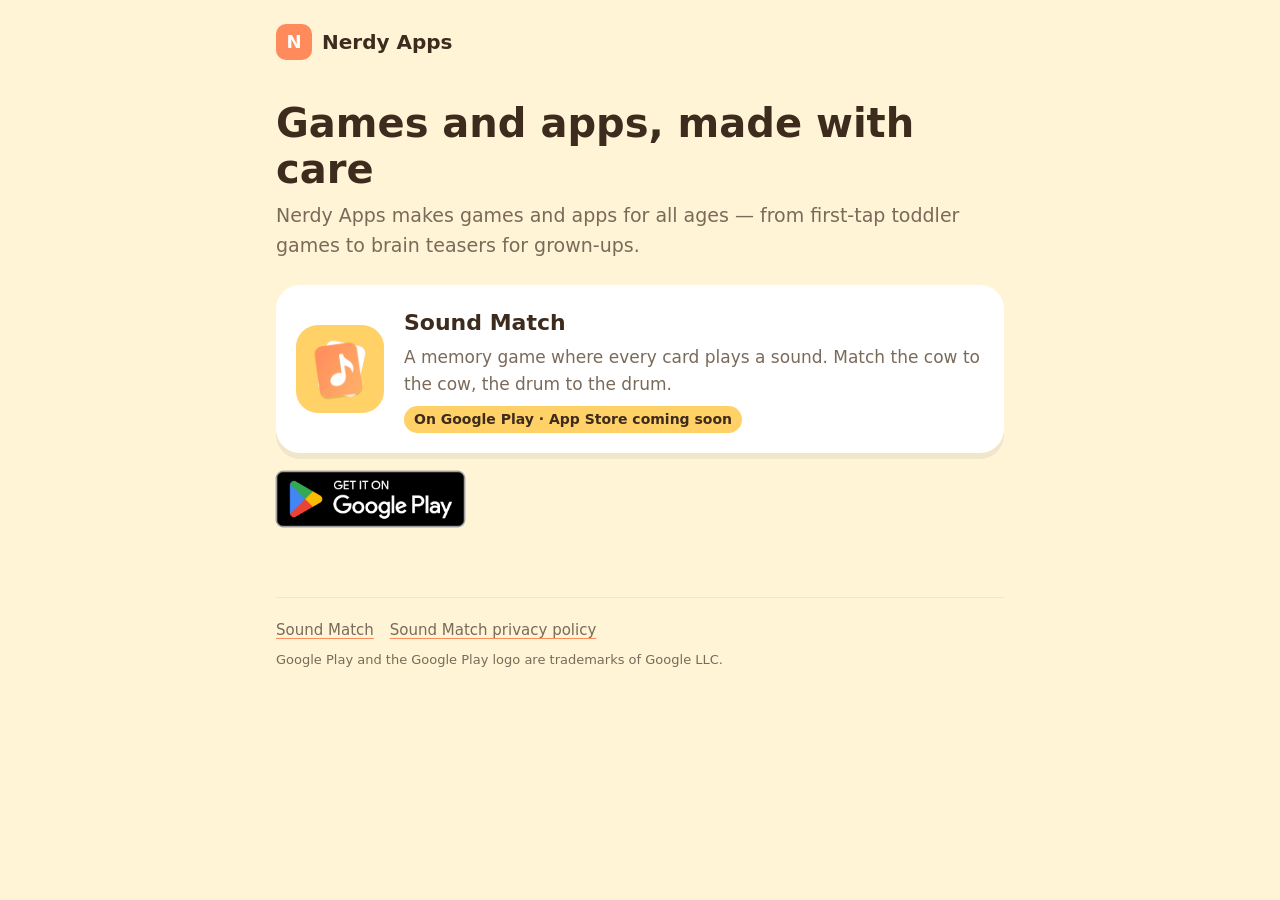
<file: index.html>
<!doctype html>
<html lang="en">
  <head>
    <meta charset="utf-8" />
    <meta name="viewport" content="width=device-width, initial-scale=1" />
    <title>Nerdy Apps</title>
    <meta name="description" content="Nerdy Apps makes games and apps for all ages, from toddler games to brain teasers for grown-ups." />
    <link rel="icon" href="/favicon.ico" />
    <link rel="stylesheet" href="/style.css" />
  </head>
  <body>
    <div class="wrap">
      <header class="site">
        <a href="/"><span class="logo" aria-hidden="true">N</span>Nerdy Apps</a>
      </header>

      <main>
        <h1>Games and apps, made with care</h1>
        <p class="lead">
          Nerdy Apps makes games and apps for all ages — from first-tap toddler games to brain teasers for
          grown-ups.
        </p>

        <a class="app" href="/soundmatch/">
          <img src="/soundmatch/icon.png" alt="" width="88" height="88" />
          <div>
            <h2>Sound Match</h2>
            <p>A memory game where every card plays a sound. Match the cow to the cow, the drum to the drum.</p>
            <span class="badge">On Google Play · App Store coming soon</span>
          </div>
        </a>

        <p class="stores">
          <a class="store" href="https://play.google.com/store/apps/details?id=com.nerdyapps.soundmatch">
            <img src="/images/google-play-badge.png" alt="Get Sound Match on Google Play" width="217" height="84" />
          </a>
        </p>
      </main>

      <footer class="site">
        <nav>
          <a href="/soundmatch/">Sound Match</a>
          <a href="/soundmatch/privacy/">Sound Match privacy policy</a>
        </nav>
        <p class="legal">Google Play and the Google Play logo are trademarks of Google LLC.</p>
      </footer>
    </div>
  </body>
</html>
</file>
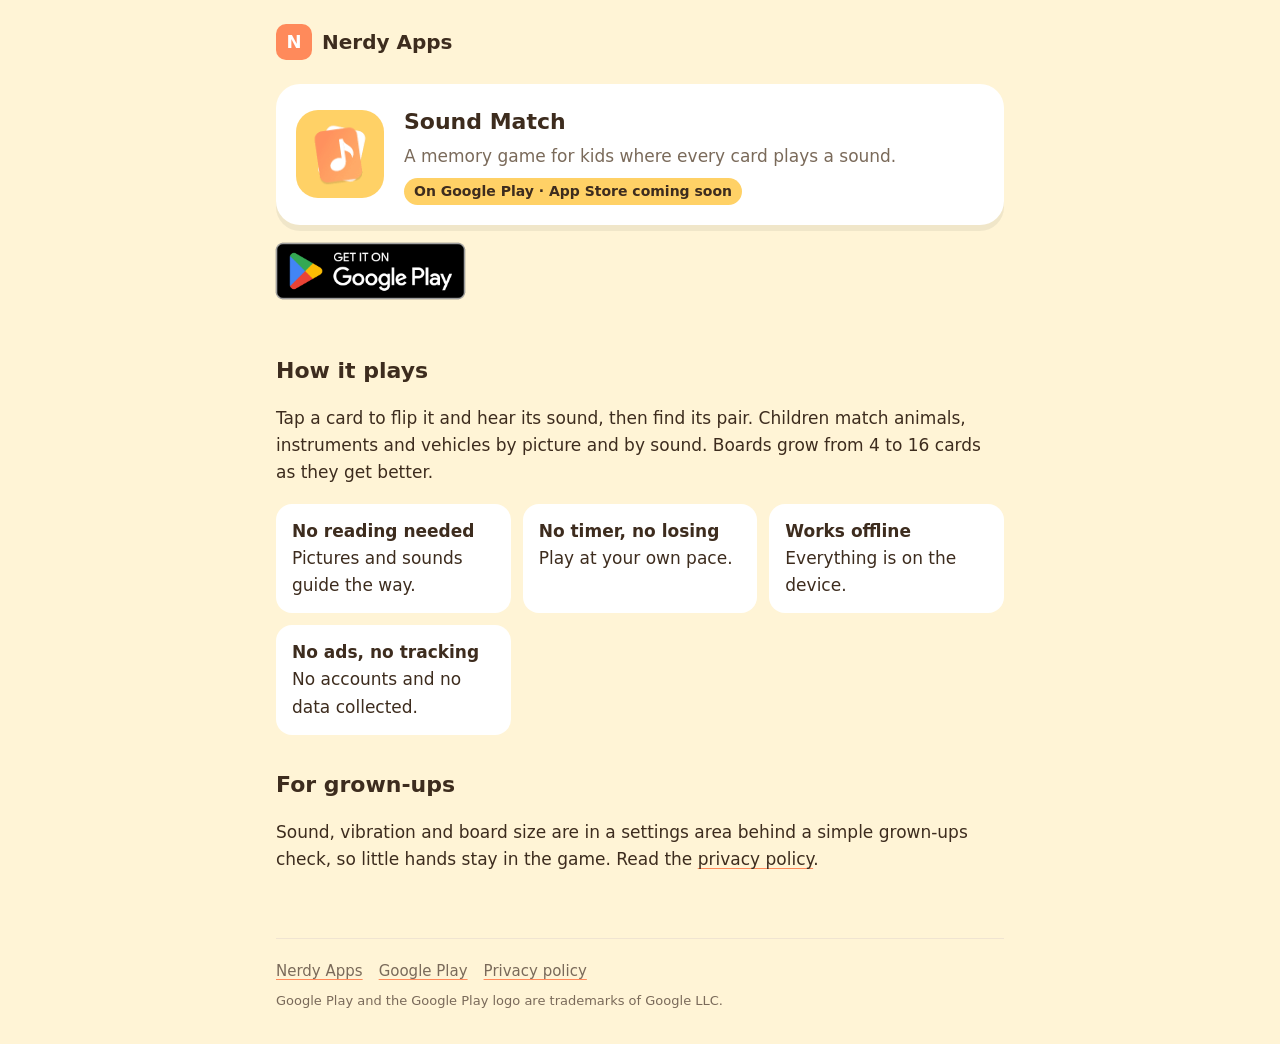
<file: soundmatch/index.html>
<!doctype html>
<html lang="en">
  <head>
    <meta charset="utf-8" />
    <meta name="viewport" content="width=device-width, initial-scale=1" />
    <title>Sound Match — Nerdy Apps</title>
    <meta name="description" content="Sound Match: a memory game for kids where every card plays a sound. Works offline, no ads, no tracking." />
    <link rel="icon" href="/favicon.ico" />
    <link rel="stylesheet" href="/style.css" />
  </head>
  <body>
    <div class="wrap">
      <header class="site">
        <a href="/"><span class="logo" aria-hidden="true">N</span>Nerdy Apps</a>
      </header>

      <main>
        <a class="app" href="/soundmatch/" aria-current="page">
          <img src="/soundmatch/icon.png" alt="Sound Match app icon" width="88" height="88" />
          <div>
            <h2>Sound Match</h2>
            <p>A memory game for kids where every card plays a sound.</p>
            <span class="badge">On Google Play · App Store coming soon</span>
          </div>
        </a>

        <p class="stores">
          <a class="store" href="https://play.google.com/store/apps/details?id=com.nerdyapps.soundmatch">
            <img src="/images/google-play-badge.png" alt="Get it on Google Play" width="217" height="84" />
          </a>
        </p>

        <h2>How it plays</h2>
        <p>
          Tap a card to flip it and hear its sound, then find its pair. Children match animals, instruments
          and vehicles by picture and by sound. Boards grow from 4 to 16 cards as they get better.
        </p>

        <ul class="facts">
          <li><strong>No reading needed</strong>Pictures and sounds guide the way.</li>
          <li><strong>No timer, no losing</strong>Play at your own pace.</li>
          <li><strong>Works offline</strong>Everything is on the device.</li>
          <li><strong>No ads, no tracking</strong>No accounts and no data collected.</li>
        </ul>

        <h2>For grown-ups</h2>
        <p>
          Sound, vibration and board size are in a settings area behind a simple grown-ups check, so little
          hands stay in the game. Read the <a href="/soundmatch/privacy/">privacy policy</a>.
        </p>
      </main>

      <footer class="site">
        <nav>
          <a href="/">Nerdy Apps</a>
          <a href="https://play.google.com/store/apps/details?id=com.nerdyapps.soundmatch">Google Play</a>
          <a href="/soundmatch/privacy/">Privacy policy</a>
        </nav>
        <p class="legal">Google Play and the Google Play logo are trademarks of Google LLC.</p>
      </footer>
    </div>
  </body>
</html>
</file>
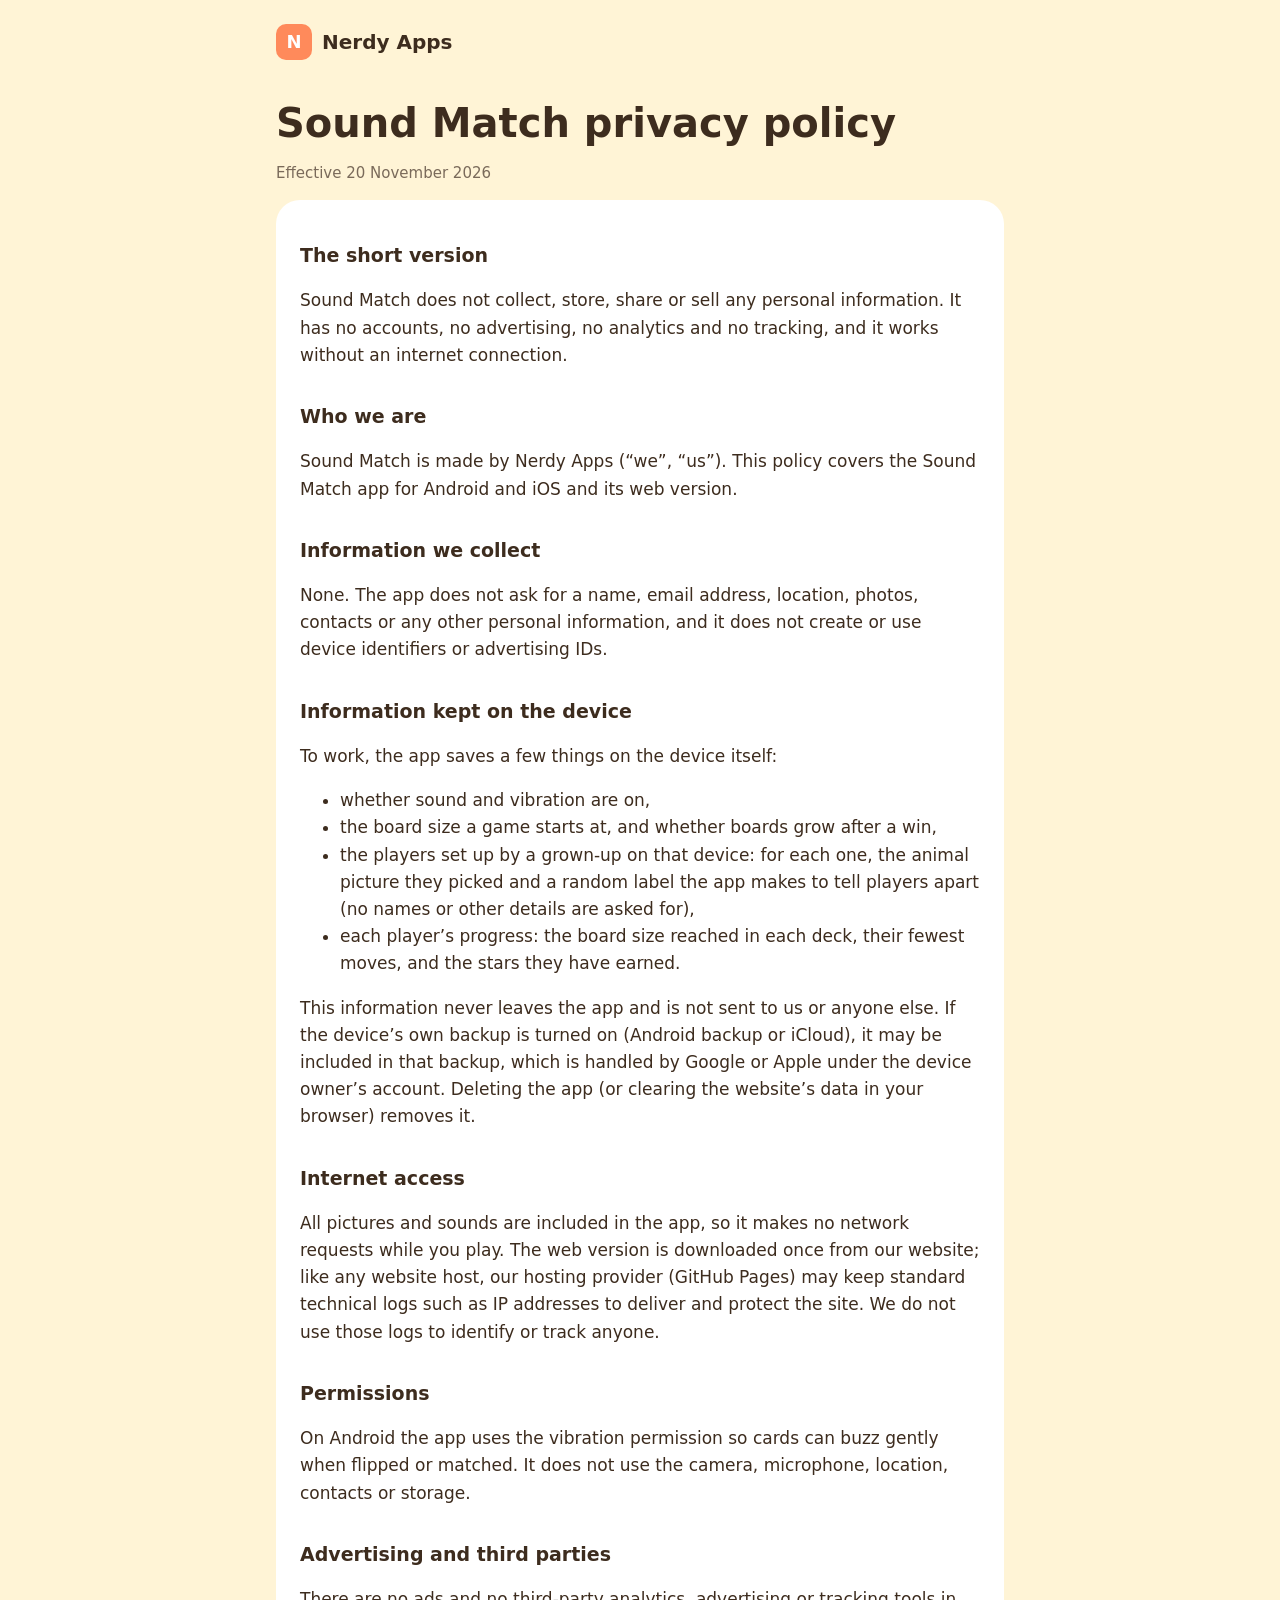
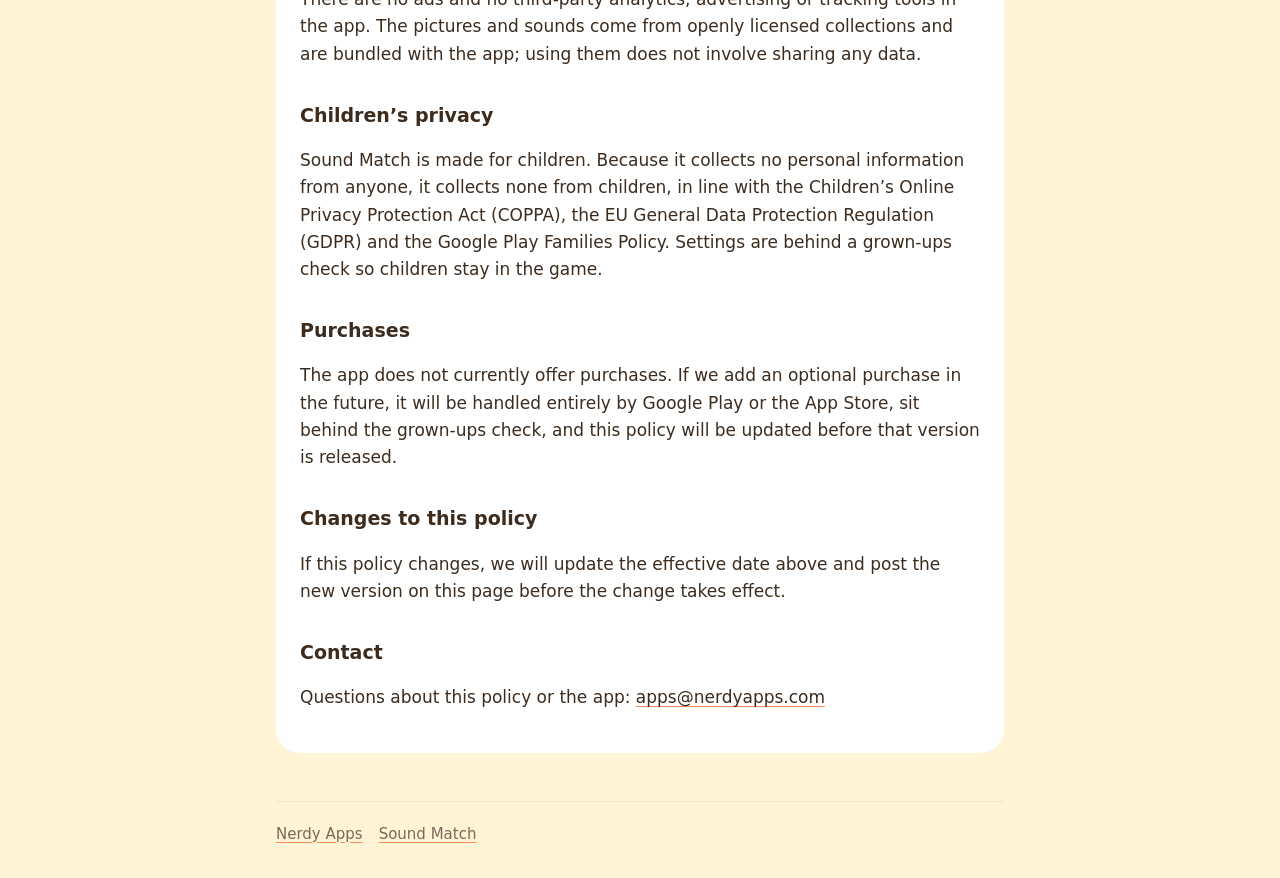
<file: soundmatch/privacy/index.html>
<!doctype html>
<html lang="en">
  <head>
    <meta charset="utf-8" />
    <meta name="viewport" content="width=device-width, initial-scale=1" />
    <title>Sound Match privacy policy — Nerdy Apps</title>
    <meta name="description" content="Privacy policy for the Sound Match app by Nerdy Apps. The app collects no personal data." />
    <link rel="icon" href="/favicon.ico" />
    <link rel="stylesheet" href="/style.css" />
  </head>
  <body>
    <div class="wrap">
      <header class="site">
        <a href="/"><span class="logo" aria-hidden="true">N</span>Nerdy Apps</a>
      </header>

      <main>
        <h1>Sound Match privacy policy</h1>
        <p class="meta">Effective 20 November 2026</p>

        <div class="doc">
          <h2>The short version</h2>
          <p>
            Sound Match does not collect, store, share or sell any personal information. It has no accounts,
            no advertising, no analytics and no tracking, and it works without an internet connection.
          </p>

          <h2>Who we are</h2>
          <p>
            Sound Match is made by Nerdy Apps (“we”, “us”). This policy covers the Sound Match app for Android
            and iOS and its web version.
          </p>

          <h2>Information we collect</h2>
          <p>None. The app does not ask for a name, email address, location, photos, contacts or any other
            personal information, and it does not create or use device identifiers or advertising IDs.</p>

          <h2>Information kept on the device</h2>
          <p>To work, the app saves a few things on the device itself:</p>
          <ul>
            <li>whether sound and vibration are on,</li>
            <li>the board size a game starts at, and whether boards grow after a win,</li>
            <li>
              the players set up by a grown-up on that device: for each one, the animal picture they picked and a
              random label the app makes to tell players apart (no names or other details are asked for),
            </li>
            <li>each player’s progress: the board size reached in each deck, their fewest moves, and the stars they have earned.</li>
          </ul>
          <p>
            This information never leaves the app and is not sent to us or anyone else. If the device’s own backup
            is turned on (Android backup or iCloud), it may be included in that backup, which is handled by Google
            or Apple under the device owner’s account. Deleting the app (or clearing the website’s data in your
            browser) removes it.
          </p>

          <h2>Internet access</h2>
          <p>
            All pictures and sounds are included in the app, so it makes no network requests while you play.
            The web version is downloaded once from our website; like any website host, our hosting provider
            (GitHub Pages) may keep standard technical logs such as IP addresses to deliver and protect the
            site. We do not use those logs to identify or track anyone.
          </p>

          <h2>Permissions</h2>
          <p>
            On Android the app uses the vibration permission so cards can buzz gently when flipped or matched.
            It does not use the camera, microphone, location, contacts or storage.
          </p>

          <h2>Advertising and third parties</h2>
          <p>
            There are no ads and no third-party analytics, advertising or tracking tools in the app. The
            pictures and sounds come from openly licensed collections and are bundled with the app; using them
            does not involve sharing any data.
          </p>

          <h2>Children’s privacy</h2>
          <p>
            Sound Match is made for children. Because it collects no personal information from anyone, it
            collects none from children, in line with the Children’s Online Privacy Protection Act (COPPA), the
            EU General Data Protection Regulation (GDPR) and the Google Play Families Policy. Settings are behind a
            grown-ups check so children stay in the game.
          </p>

          <h2>Purchases</h2>
          <p>
            The app does not currently offer purchases. If we add an optional purchase in the future, it will be
            handled entirely by Google Play or the App Store, sit behind the grown-ups check, and this policy will
            be updated before that version is released.
          </p>

          <h2>Changes to this policy</h2>
          <p>
            If this policy changes, we will update the effective date above and post the new version on this
            page before the change takes effect.
          </p>

          <h2>Contact</h2>
          <p>
            Questions about this policy or the app: <a href="mailto:apps@nerdyapps.com">apps@nerdyapps.com</a>
          </p>
        </div>
      </main>

      <footer class="site">
        <nav>
          <a href="/">Nerdy Apps</a>
          <a href="/soundmatch/">Sound Match</a>
        </nav>
      </footer>
    </div>
  </body>
</html>
</file>
<file: style.css>
:root {
  --bg: #fff4d6;
  --card: #ffffff;
  --ink: #3d2c1e;
  --muted: #7a6a5a;
  --accent: #ff8a5b;
  --accent-2: #ffd166;
  --line: #f0e4d2;
  color-scheme: light;
}

@media (prefers-color-scheme: dark) {
  :root:not([data-theme='light']) {
    --bg: #221a13;
    --card: #2e241b;
    --ink: #f6ead8;
    --muted: #c4b29c;
    --line: #3d3127;
    color-scheme: dark;
  }
}

* {
  box-sizing: border-box;
}

html {
  -webkit-text-size-adjust: 100%;
}

body {
  margin: 0;
  background: var(--bg);
  color: var(--ink);
  font: 17px/1.6 system-ui, 'Segoe UI', Roboto, sans-serif;
}

a {
  color: inherit;
  text-decoration-color: var(--accent);
  text-underline-offset: 3px;
}

.wrap {
  max-width: 760px;
  margin: 0 auto;
  padding: 0 16px;
}

header.site {
  padding: 24px 0;
}

header.site a {
  display: inline-flex;
  align-items: center;
  gap: 10px;
  font-weight: 700;
  font-size: 20px;
  text-decoration: none;
}

.logo {
  width: 36px;
  height: 36px;
  border-radius: 10px;
  display: grid;
  place-items: center;
  background: var(--accent);
  color: #fff;
  font-size: 18px;
}

main {
  padding-bottom: 48px;
}

h1 {
  font-size: clamp(28px, 6vw, 40px);
  line-height: 1.15;
  margin: 16px 0 8px;
}

h2 {
  font-size: 22px;
  margin: 32px 0 8px;
}

.lead {
  color: var(--muted);
  font-size: 19px;
  margin: 0 0 24px;
}

.app {
  display: flex;
  gap: 20px;
  align-items: center;
  padding: 20px;
  border-radius: 24px;
  background: var(--card);
  box-shadow: 0 6px 0 rgb(0 0 0 / 0.06);
  text-decoration: none;
}

.app img {
  width: 88px;
  height: 88px;
  border-radius: 22px;
  flex-shrink: 0;
}

.app h2 {
  margin: 0 0 4px;
}

.app p {
  margin: 0;
  color: var(--muted);
}

.badge {
  display: inline-block;
  margin-top: 8px;
  padding: 2px 10px;
  border-radius: 999px;
  background: var(--accent-2);
  color: #3d2c1e;
  font-size: 14px;
  font-weight: 600;
}

.stores {
  margin: 4px 0 0;
}

/* The official badge image has clear space built in; the negative margin lines its edge up with the card. */
.store {
  display: inline-block;
  margin-left: -14px;
  border-radius: 12px;
}

.store img {
  display: block;
  width: 217px;
  height: auto;
}

.legal {
  font-size: 13px;
  margin: 8px 0 0;
}

.facts {
  display: grid;
  grid-template-columns: repeat(auto-fit, minmax(200px, 1fr));
  gap: 12px;
  padding: 0;
  margin: 16px 0;
  list-style: none;
}

.facts li {
  padding: 14px 16px;
  border-radius: 16px;
  background: var(--card);
}

.facts strong {
  display: block;
}

.doc {
  background: var(--card);
  border-radius: 24px;
  padding: 8px 24px 24px;
}

.doc h2 {
  font-size: 19px;
}

.doc p,
.doc li {
  max-width: 68ch;
}

.meta {
  color: var(--muted);
  font-size: 15px;
}

footer.site {
  border-top: 1px solid var(--line);
  padding: 20px 0 32px;
  color: var(--muted);
  font-size: 15px;
}

footer.site nav {
  display: flex;
  flex-wrap: wrap;
  gap: 16px;
}
</file>
